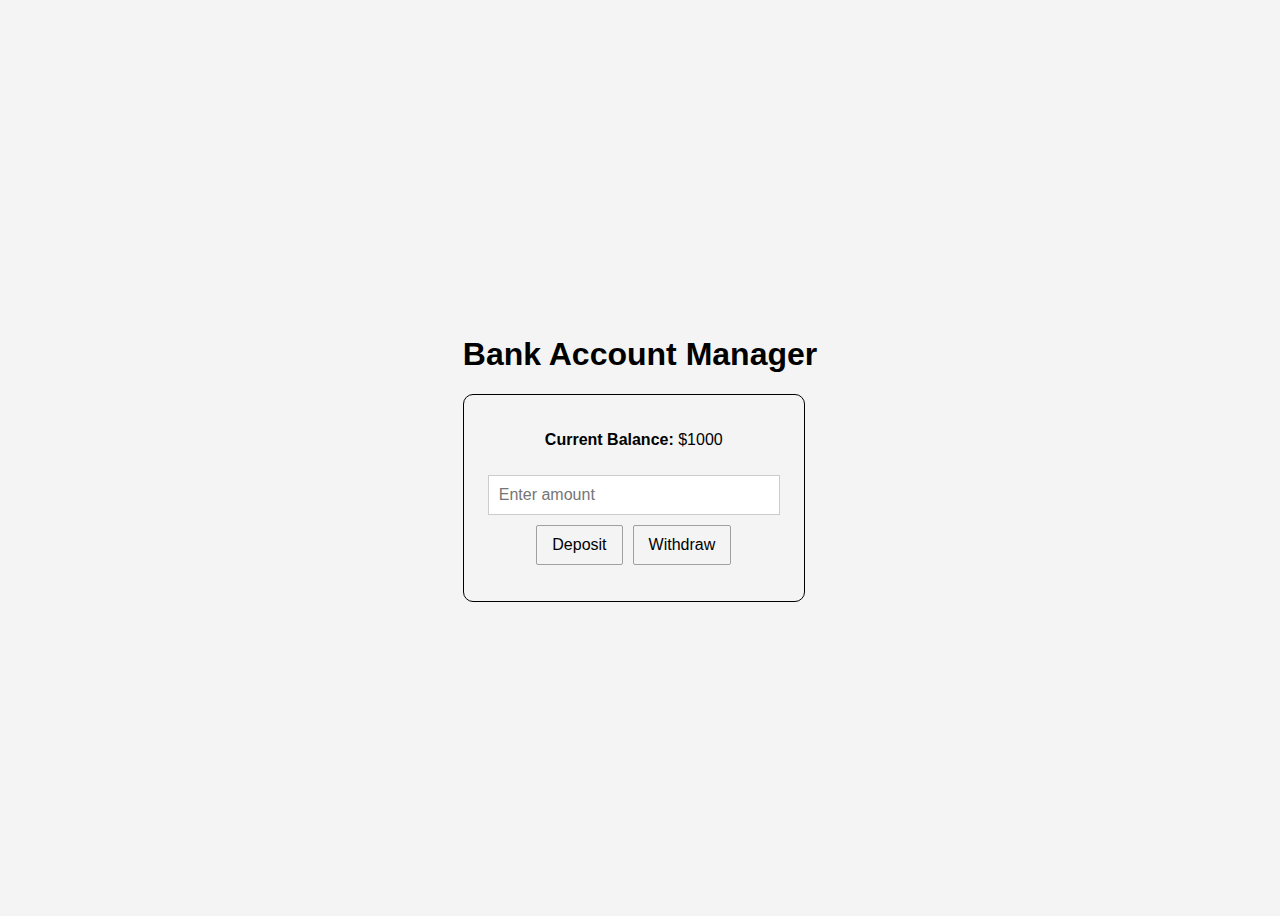
<file: bank account/index.html>
<!DOCTYPE html>
<html lang="en">
<head>
    <meta charset="UTF-8">
    <meta name="viewport" content="width=device-width, initial-scale=1.0">
    <title>Bank Account Manager</title>
    <link rel="stylesheet" href="style.css">
</head>
<body>
    <main class="container">
        <h1>Bank Account Manager</h1>
        <section class="account-box">
            <p><strong>Current Balance:</strong> $<span id="balance">1000</span></p>
            <input type="number" id="amount" placeholder="Enter amount">
            <section class="buttons">
                <button onclick="deposit()">Deposit</button>
                <button onclick="withdraw()">Withdraw</button>
            </section>
            <p id="message"></p>
        </section>
    </main>
    <script src="script.js"></script>
</body>
</html>
</file>
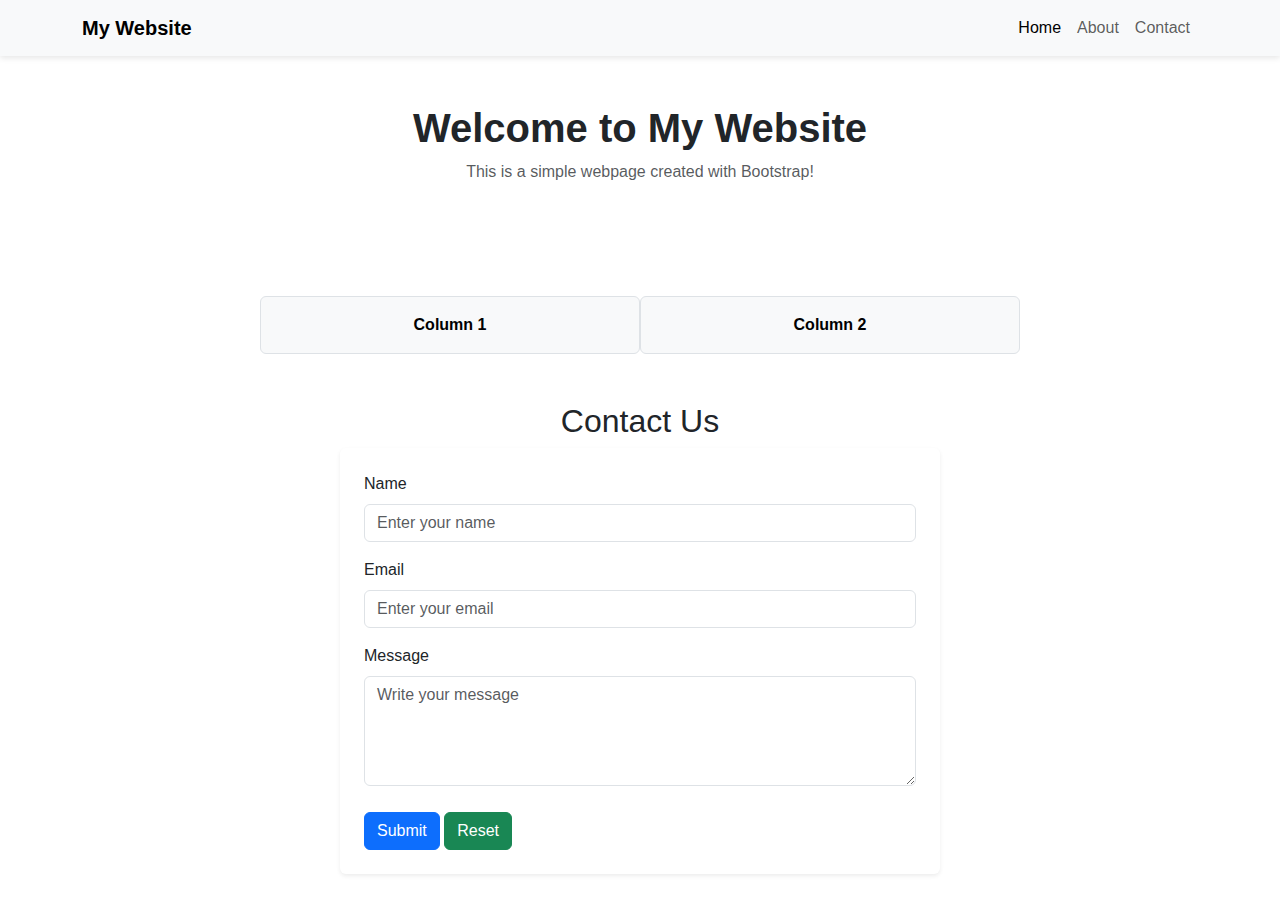
<file: bootstrap 2/index.html>
<!DOCTYPE html>
<html lang="en">
<head>
    <meta charset="UTF-8">
    <meta name="viewport" content="width=device-width, initial-scale=1">
    <title>My Website</title>
    
    <!-- Bootstrap CSS -->
    <link href="https://cdn.jsdelivr.net/npm/bootstrap@5.3.0/dist/css/bootstrap.min.css" rel="stylesheet">
    
    <!-- Custom CSS -->
    <link rel="stylesheet" href="style.css">
</head>
<body>

    <!-- Navigation Bar -->
    <nav class="navbar navbar-expand-lg navbar-light bg-light">
        <div class="container">
            <a class="navbar-brand fw-bold" href="#">My Website</a>
            <button class="navbar-toggler" type="button" data-bs-toggle="collapse" data-bs-target="#navbarNav">
                <span class="navbar-toggler-icon"></span>
            </button>
            <div class="collapse navbar-collapse" id="navbarNav">
                <ul class="navbar-nav ms-auto">
                    <li class="nav-item"><a class="nav-link active" href="#">Home</a></li>
                    <li class="nav-item"><a class="nav-link" href="#">About</a></li>
                    <li class="nav-item"><a class="nav-link" href="#contact">Contact</a></li>
                </ul>
            </div>
        </div>
    </nav>

    <!-- Hero Section -->
    <header class="text-center py-5 bg-white">
        <h1 class="fw-bold">Welcome to My Website</h1>
        <p class="text-muted">This is a simple webpage created with Bootstrap!</p>
    </header>

    <!-- Grid Section -->
    <div class="container my-5">
        <div class="row g-4 justify-content-center"> <!-- g-4 for spacing -->
            <div class="col-md-4 p-3 bg-light text-center border rounded">Column 1</div>
            <div class="col-md-4 p-3 bg-light text-center border rounded">Column 2</div>
        </div>
    </div>

    <!-- Contact Form -->
    <div class="container my-5" id="contact">
        <h2 class="text-center">Contact Us</h2>
        <form class="p-4 shadow-sm bg-white rounded">
            <div class="mb-3">
                <label for="name" class="form-label">Name</label>
                <input type="text" class="form-control" id="name" placeholder="Enter your name">
            </div>
            <div class="mb-3">
                <label for="email" class="form-label">Email</label>
                <input type="email" class="form-control" id="email" placeholder="Enter your email">
            </div>
            <div class="mb-3">
                <label for="message" class="form-label">Message</label>
                <textarea class="form-control" id="message" rows="4" placeholder="Write your message"></textarea>
            </div>
            <button type="submit" class="btn btn-primary">Submit</button>
            <button type="reset" class="btn btn-success">Reset</button>
        </form>
    </div>

    <!-- Bootstrap JS -->
    <script src="https://cdn.jsdelivr.net/npm/bootstrap@5.3.0/dist/js/bootstrap.bundle.min.js"></script>

</body>
</html>
</file>
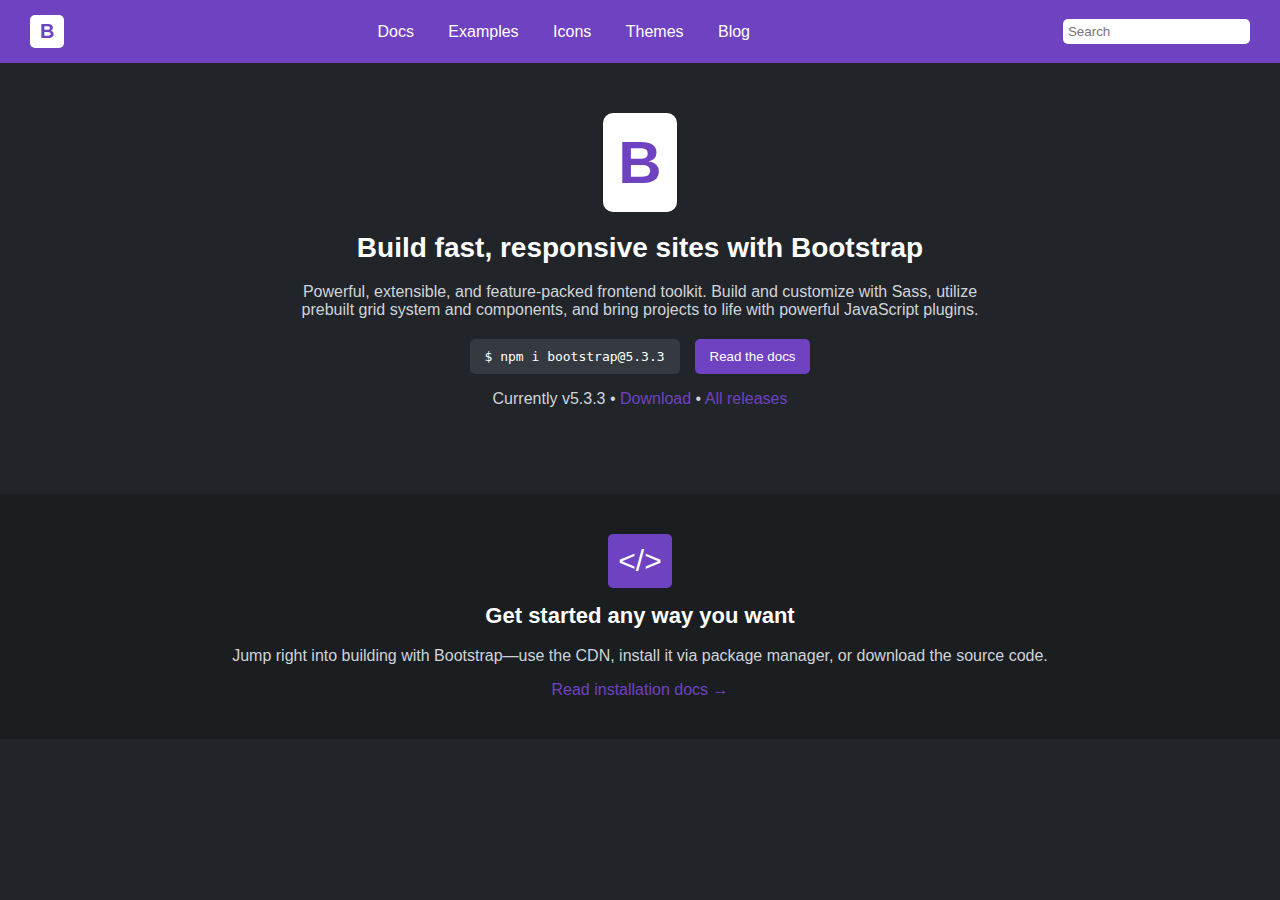
<file: bootstrap/index.html>
<!DOCTYPE html>
<html lang="en">
<head>
    <meta charset="UTF-8">
    <meta name="viewport" content="width=device-width, initial-scale=1.0">
    <title>Bootstrap Layout</title>
    <link rel="stylesheet" href="style.css">
</head>
<body>
    <header class="navbar">
        <span class="logo">B</span>
        <nav>
            <a href="#">Docs</a>
            <a href="#">Examples</a>
            <a href="#">Icons</a>
            <a href="#">Themes</a>
            <a href="#">Blog</a>
        </nav>
        <input type="text" class="search" placeholder="Search">
    </header>

    <main>
        <section class="hero">
            <article class="hero-content">
                <span class="logo-large">B</span>
                <h1>Build fast, responsive sites with Bootstrap</h1>
                <p>Powerful, extensible, and feature-packed frontend toolkit. Build and customize with Sass, utilize prebuilt grid system and components, and bring projects to life with powerful JavaScript plugins.</p>
                <div class="buttons">
                    <code class="command">$ npm i bootstrap@5.3.3</code>
                    <button class="btn">Read the docs</button>
                </div>
                <p class="version">Currently v5.3.3 • <a href="#">Download</a> • <a href="#">All releases</a></p>
            </article>
        </section>

        <section class="start">
            <span class="icon">&lt;/&gt;</span>
            <h2>Get started any way you want</h2>
            <p>Jump right into building with Bootstrap—use the CDN, install it via package manager, or download the source code.</p>
            <a href="#" class="link">Read installation docs →</a>
        </section>
    </main>
</body>
</html>
</file>
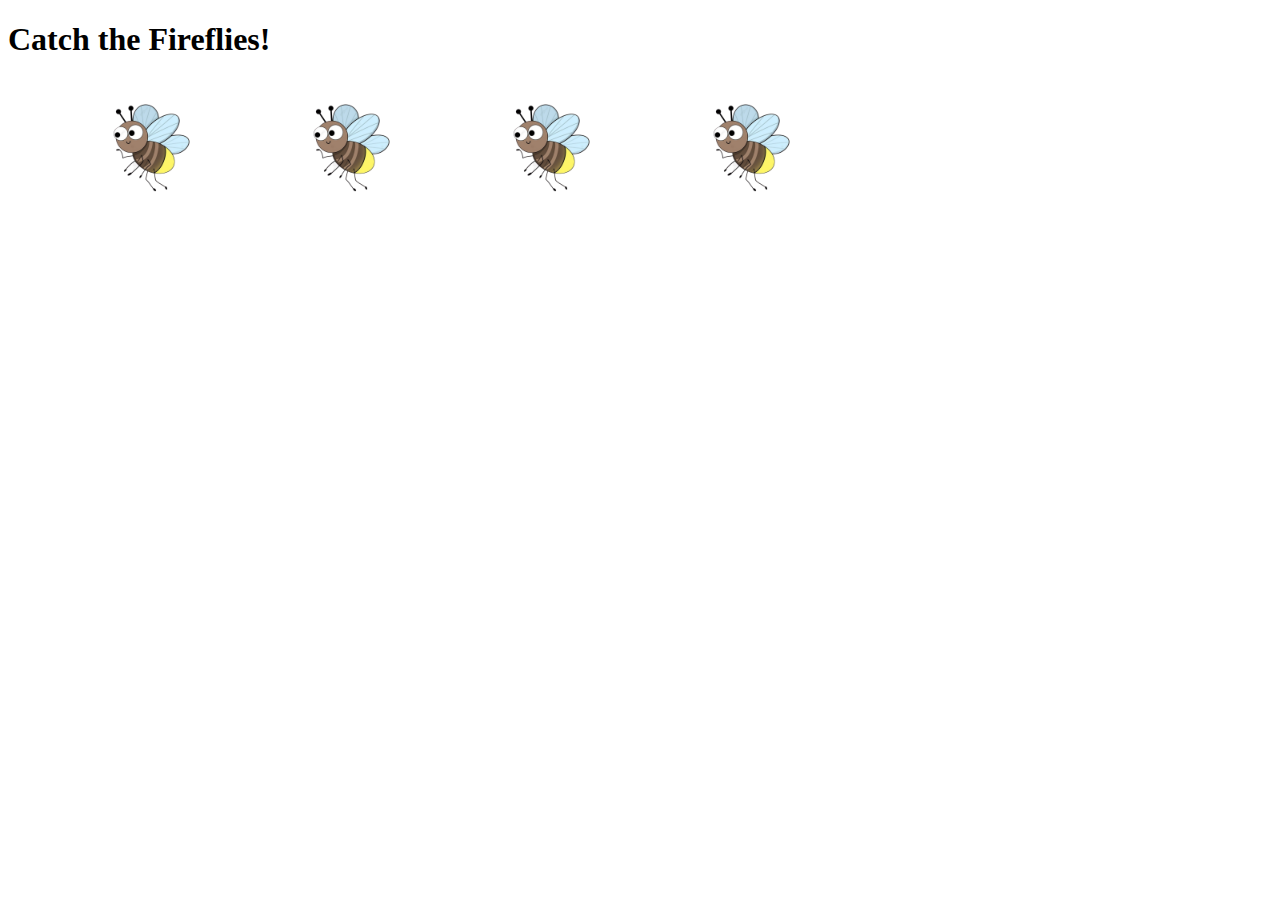
<file: catching the fireflies/index.html>
<!DOCTYPE html>
<html lang="en">
<head>
    <meta charset="UTF-8">
    <meta name="viewport" content="width=device-width, initial-scale=1.0">
    <title>Catch the Fireflies</title>
    <style>
        .fireflies-container {
            display: flex;
            flex-direction: row;
            position: absolute;
            left: 50px;
            top: 50px;
        }
        .firefly {
            width: 100px;
            height: 100px;
            margin: 50px;
            cursor: pointer;
            transition: transform 0.3s, visibility 0.3s;
            animation: tilt 1s infinite alternate ease-in-out;
        }

        @keyframes tilt {
            from {
                transform: rotate(-10deg) scale(1);
            }
            to {
                transform: rotate(10deg) scale(1);
            }
        }
    </style>
</head>
<body>
    <h1>Catch the Fireflies!</h1>
    <div class="fireflies-container">
        <img src="firefly.png" class="firefly">
        <img src="firefly.png" class="firefly">
        <img src="firefly.png" class="firefly">
        <img src="firefly.png" class="firefly">
    </div>

    <script>
        let fireflies = document.querySelectorAll(".firefly");

        fireflies.forEach(firefly => {
            firefly.addEventListener("click", function() {
                this.style.animation = "none";
                this.style.transform = "scale(0.5) rotate(0deg)";
                setTimeout(() => {
                    this.style.visibility = "hidden";
                    setTimeout(() => {
                        this.style.visibility = "visible";
                        this.style.transform = "scale(1) rotate(-10deg)";
                        this.style.animation = "tilt 1s infinite alternate ease-in-out";
                    }, 1000);
                }, 300);
            });
        });
    </script>
</body>
</html>
</file>
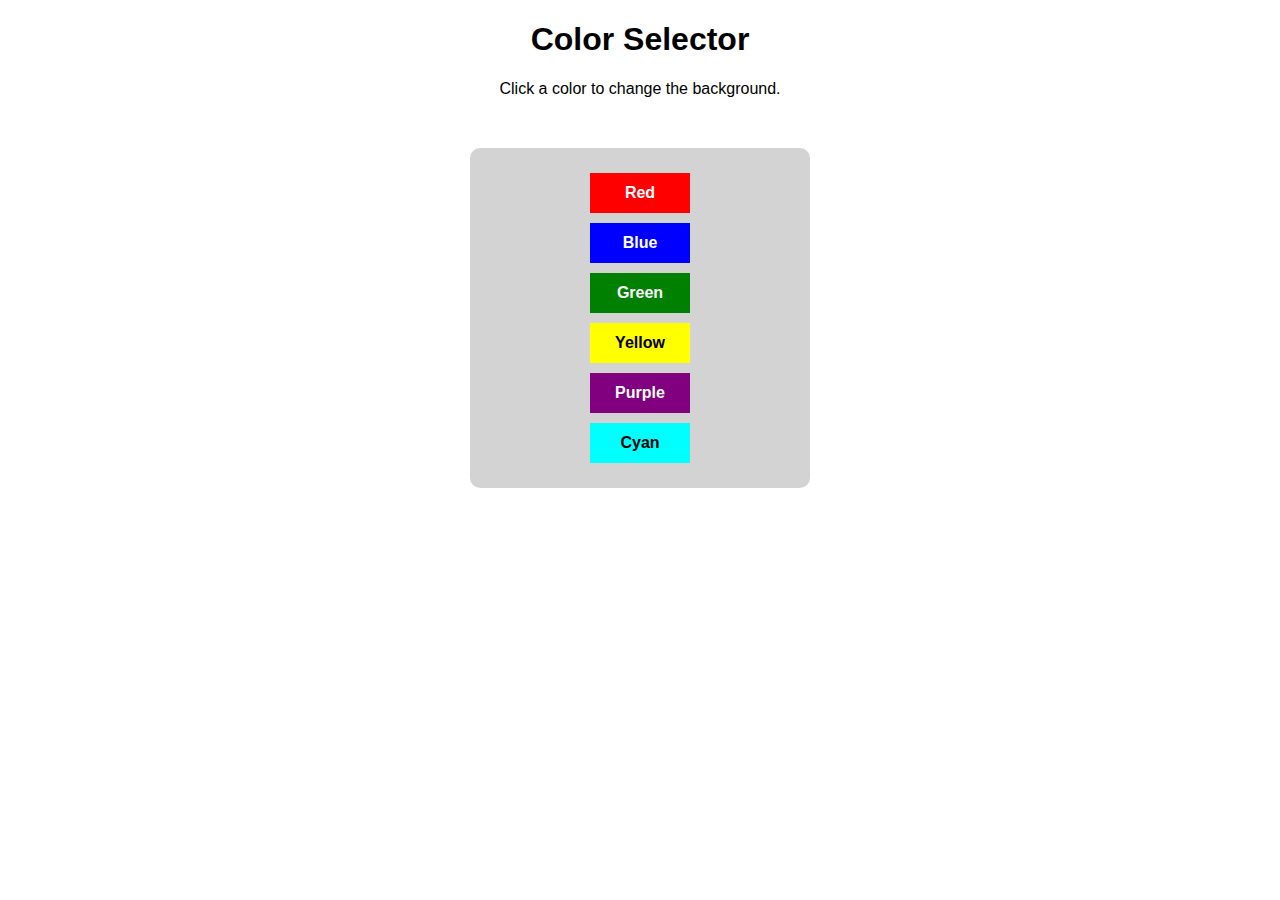
<file: color selector/index.html>
<!DOCTYPE html>
<html lang="en">
<head>
    <meta charset="UTF-8">
    <meta name="viewport" content="width=device-width, initial-scale=1.0">
    <title>Color Selector</title>
    <style>
        body {
            font-family: Arial, sans-serif;
            text-align: center;
        }
        #container {
            width: 300px;
            height: 300px;
            background-color: lightgray;
            margin: 50px auto;
            padding: 20px;
            display: flex;
            justify-content: center;
            align-items: center;
            flex-direction: column;
            border-radius: 10px;
            cursor: pointer;
        }
        button {
            width: 100px;
            height: 40px;
            margin: 5px;
            border: none;
            cursor: pointer;
            color: white;
            font-size: 16px;
            font-weight: bold;
        }
        .red { background-color: red; }
        .blue { background-color: blue; }
        .green { background-color: green; }
        .yellow { background-color: yellow; color: black; }
        .purple { background-color: purple; }
        .cyan { background-color: cyan; color: black; }
    </style>
</head>
<body>

    <h1>Color Selector</h1>
    <p>Click a color to change the background.</p>
    <div id="container">
        <button class="color-box red">Red</button>
        <button class="color-box blue">Blue</button>
        <button class="color-box green">Green</button>
        <button class="color-box yellow">Yellow</button>
        <button class="color-box purple">Purple</button>
        <button class="color-box cyan">Cyan</button>
    </div>

    <script>
        document.getElementById("container").addEventListener("click", function() {
            alert("You clicked the container!");
            this.style.backgroundColor = "lightgray"; 
        });

        document.querySelectorAll(".color-box").forEach(button => {
            button.addEventListener("click", function(event) {
                event.stopPropagation(); // Prevents the container's event from firing
                document.getElementById("container").style.backgroundColor = this.style.backgroundColor;
                alert("You clicked the " + this.textContent + " button!");
            });
        });
    </script>

</body>
</html>
</file>
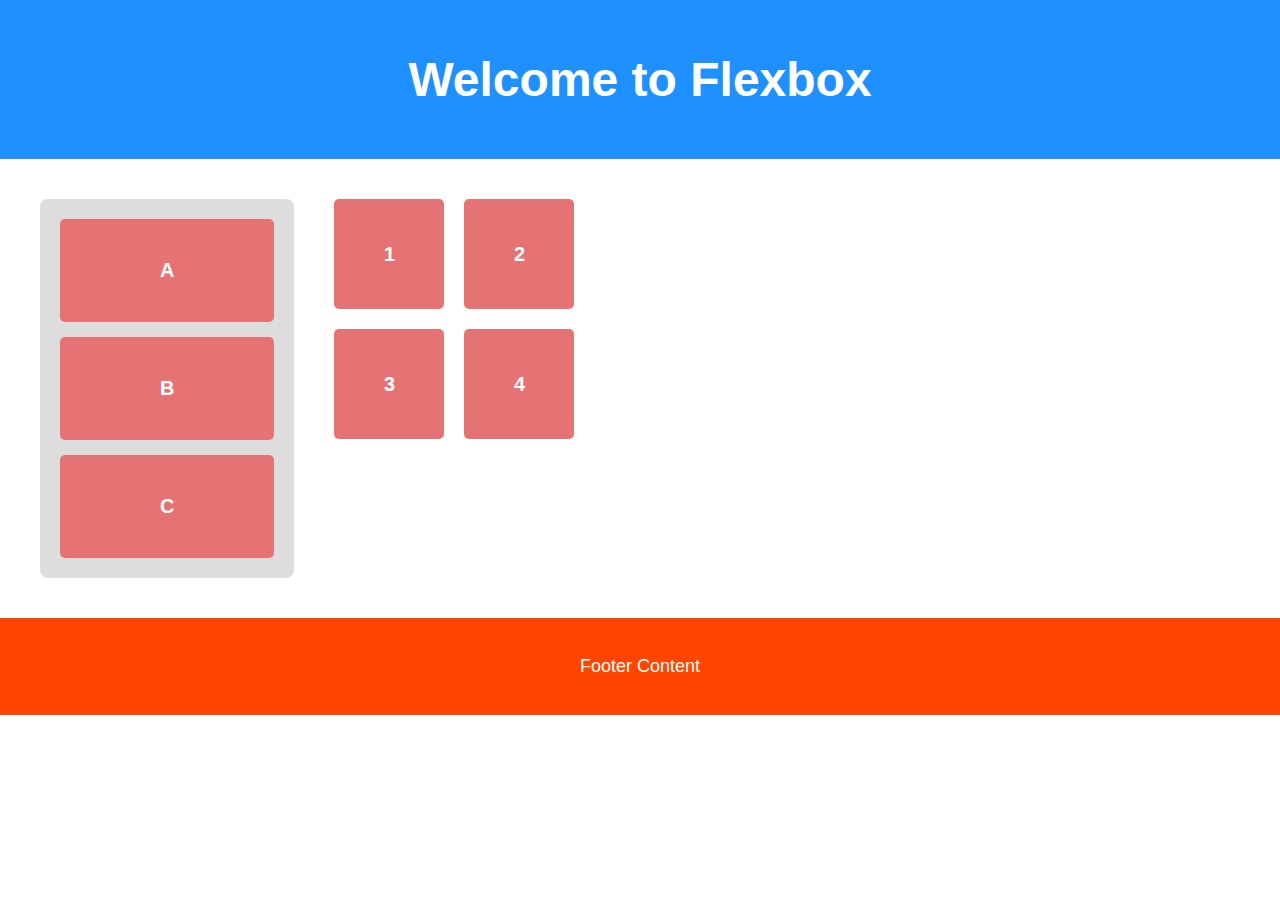
<file: flexbox ii/index.html>
<!DOCTYPE html>
<html lang="en">
<head>
    <meta charset="UTF-8">
    <meta name="viewport" content="width=device-width, initial-scale=1.0">
    <title>Flexbox Layout</title>
    <link rel="stylesheet" href="style.css">
</head>
<body>

    <header>
        <h1>Welcome to Flexbox</h1>
    </header>

    <div class="container">
        <!-- Left Panel (A, B, C) -->
        <div class="left-panel">
            <div class="box">A</div>
            <div class="box">B</div>
            <div class="box">C</div>
        </div>

        <!-- Right Panel (Grid for 1,2,3,4) -->
        <ul class="square-grid">
            <li>1</li>
            <li>2</li>
            <li>3</li>
            <li>4</li>
        </ul>
    </div>

    <footer>
        <p>Footer Content</p>
    </footer>

</body>
</html>
</file>
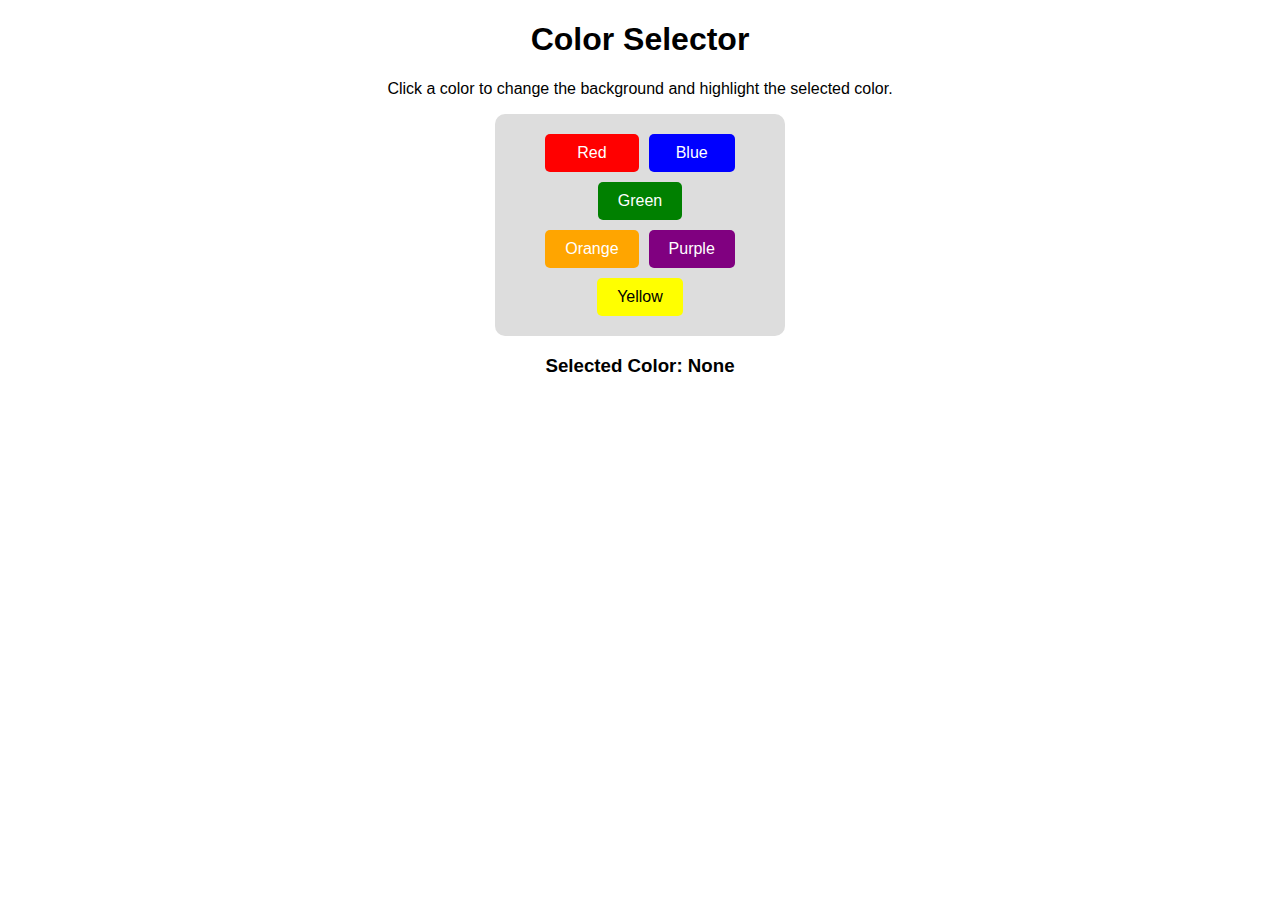
<file: improved color selector/index.html>
<!DOCTYPE html>
<html lang="en">
<head>
    <meta charset="UTF-8">
    <meta name="viewport" content="width=device-width, initial-scale=1.0">
    <title>Improved Color Selector</title>
    <link rel="stylesheet" href="style.css">
</head>
<body>
    <h1>Color Selector</h1>
    <p>Click a color to change the background and highlight the selected color.</p>

    <section class="color-container">
        <button class="color-button" style="background: red;" data-color="red">Red</button>
        <button class="color-button" style="background: blue;" data-color="blue">Blue</button>
        <button class="color-button" style="background: green;" data-color="green">Green</button>
        <button class="color-button" style="background: orange;" data-color="orange">Orange</button>
        <button class="color-button" style="background: purple;" data-color="purple">Purple</button>
        <button class="color-button" style="background: yellow; color: black;" data-color="yellow">Yellow</button>
    </section>

    <h3>Selected Color: <span id="selected-color">None</span></h3>

    <script src="script.js"></script>
</body>
</html>
</file>
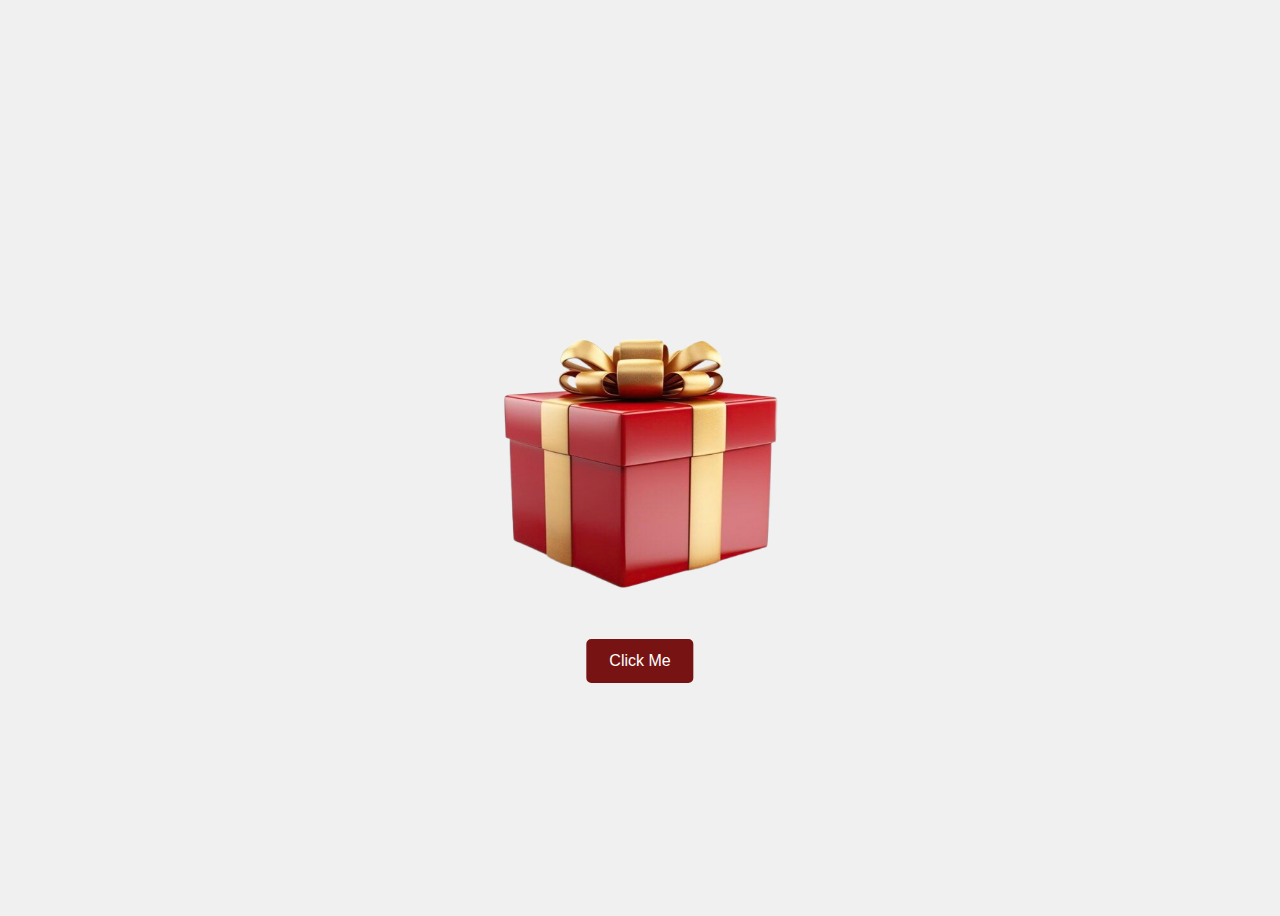
<file: jack-in-the-box/index.html>
<!DOCTYPE html>
<html lang="en">
<head>
    <meta charset="UTF-8">
    <meta name="viewport" content="width=device-width, initial-scale=1.0">
    <title>Jack-in-the-Box</title>
    <link rel="stylesheet" href="style.css">
</head>
<body>
    <section class="box-container">
        <img src="box.png" class="box">
        <button class="button">Click Me</button>
    </section>
    <script src="script.js"></script>
</body>
</html>
</file>
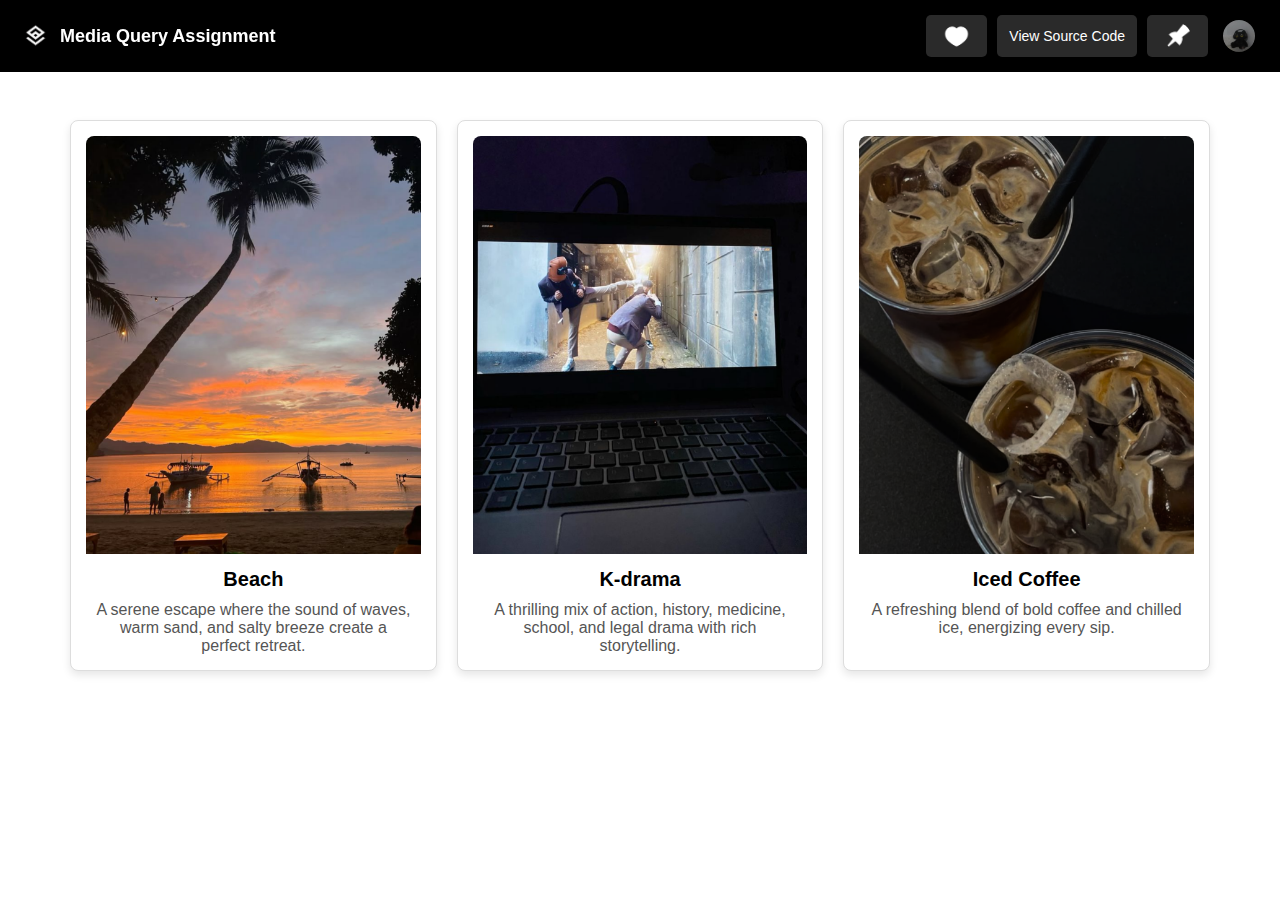
<file: media query/index.html>
<!DOCTYPE html>
<html lang="en">
<head>
    <meta charset="UTF-8">
    <meta name="viewport" content="width=device-width, initial-scale=1.0">
    <title>Media Query Assignment</title>
    <link rel="stylesheet" href="style.css">
</head>
<body>
    <header>
        <div class="header-logo">
            <img src="logo.png" alt="Logo">
            <h1>Media Query Assignment</h1>
        </div>
        <div class="header-nav">
            <button>
                <img src="heart.png" alt="Heart">
            </button>
            <button>View Source Code</button>
            <button>
                <img src="pin.png" alt="Pin">
            </button>
            <img src="profile.jpg" alt="Profile">
        </div>
    </header>
    <main>
        <section class="favorites">
            <article class="card">
                <img src="beach.png" alt="Beach">
                <h3>Beach</h3>
                <p>A serene escape where the sound of waves, warm sand, and salty breeze create a perfect retreat.</p>
            </article>
            <article class="card">
                <img src="kdrama.png" alt="Kdrama">
                <h3>K-drama</h3>
                <p>A thrilling mix of action, history, medicine, school, and legal drama with rich storytelling.</p>
            </article>
            <article class="card">
                <img src="coffee.png" alt="Coffee">
                <h3>Iced Coffee</h3>
                <p>A refreshing blend of bold coffee and chilled ice, energizing every sip.</p>
            </article>
        </section>
    </main>
</body>
</html>
</file>
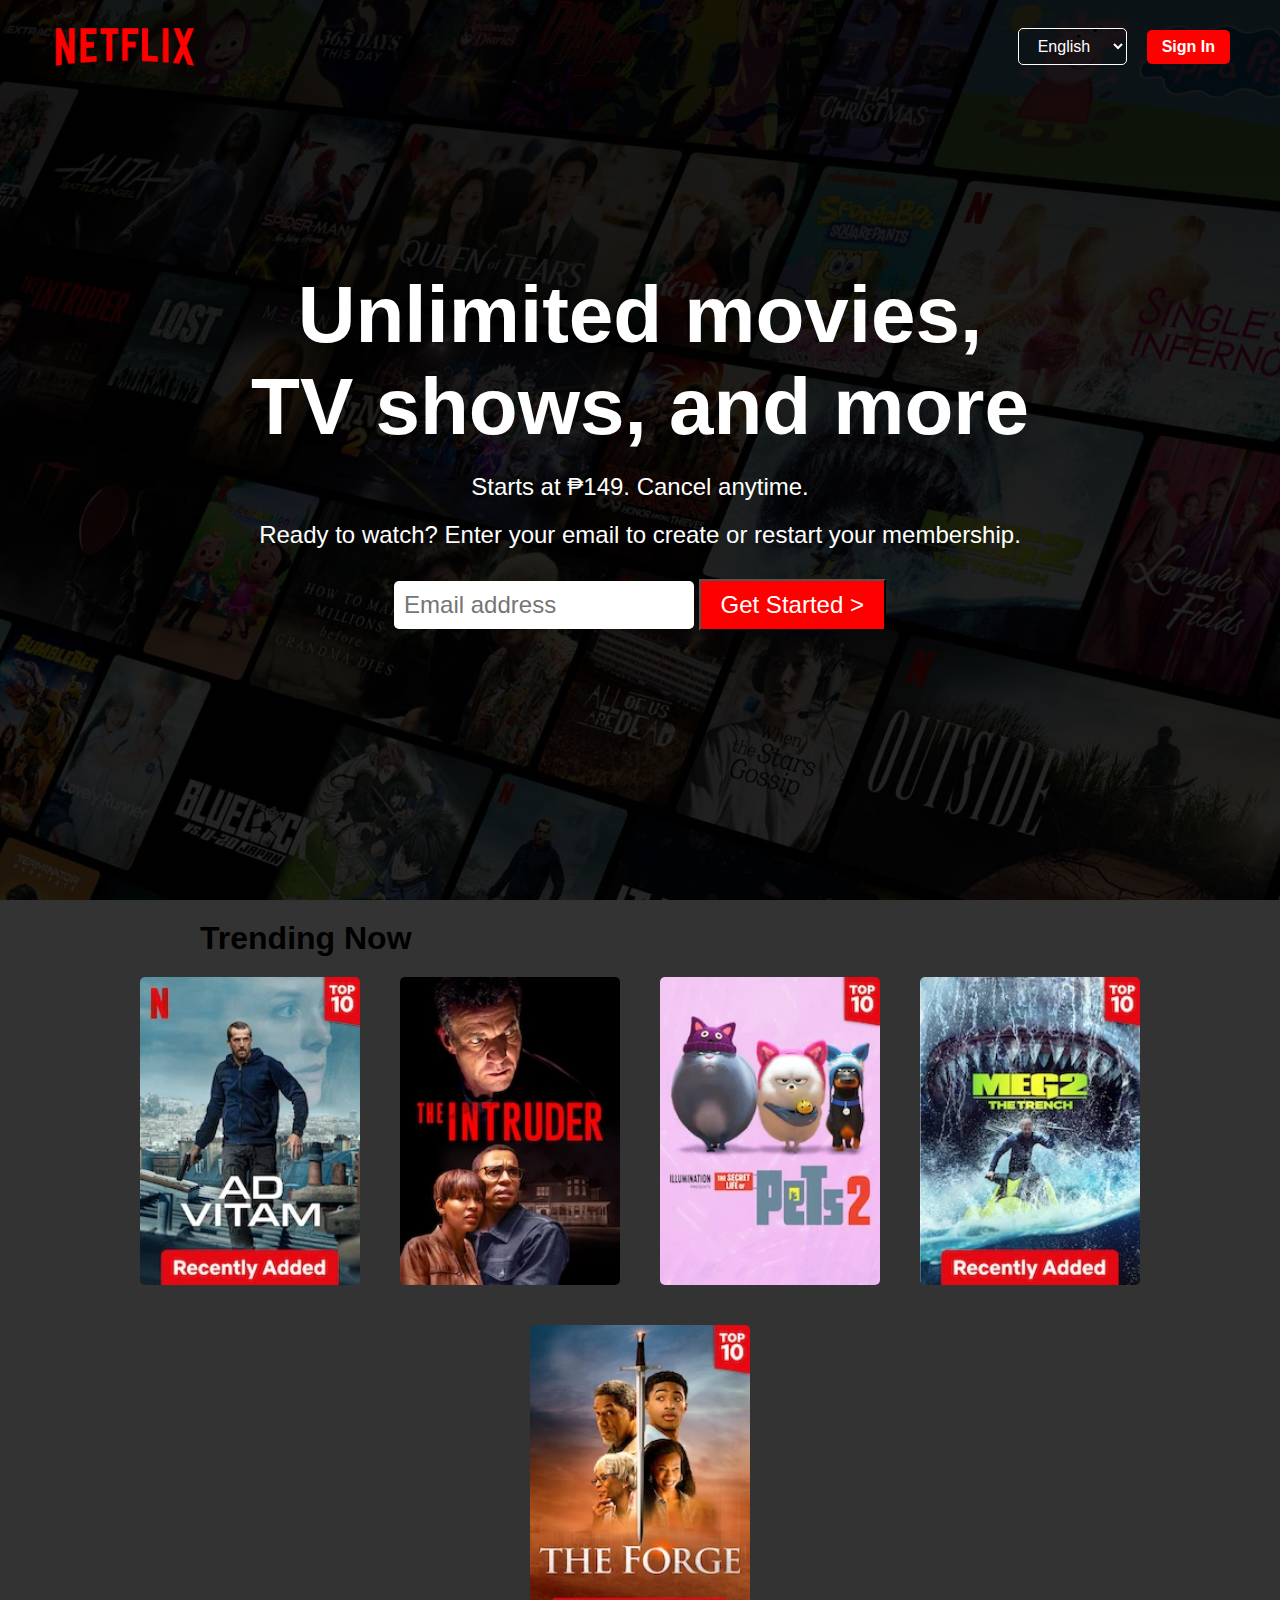
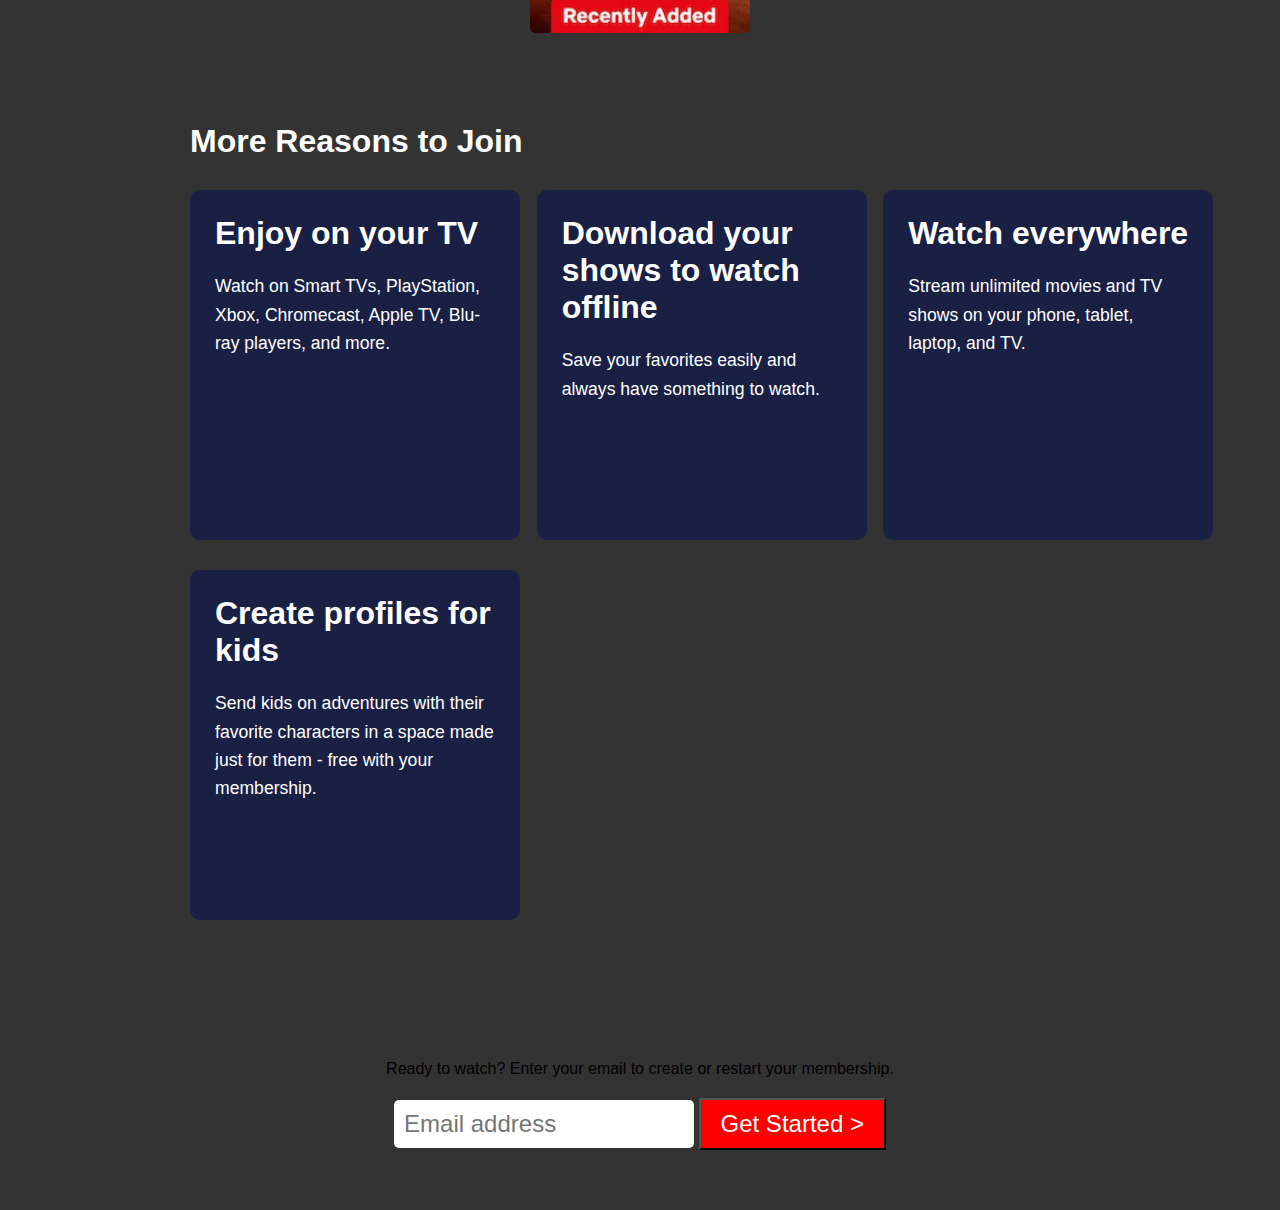
<file: netflix 2/index.html>
<!DOCTYPE html>
<html lang="en">
<head>
    <meta charset="UTF-8">
    <meta name="viewport" content="width=device-width, initial-scale=1.0">
    <title>Netflix Clone</title>
    <link rel="stylesheet" href="style.css">
</head>

<body>
    <div class="wrapper">
        <header class="navbar">
            <img src="netflix2.png" alt="Netflix Logo" class="logo">
            <nav class="nav-menu">
                <select name="language" id="language-selector">
                    <option value="english">English</option>
                    <option value="tagalog">Tagalog</option>
                </select>
                <button class="btn btn-signin">Sign In</button>
            </nav>
        </header>
        <section class="hero">
            <h1>Unlimited movies, TV shows, and more</h1>
            <p>Starts at ₱149. Cancel anytime.</p>
            <p>Ready to watch? Enter your email to create or restart your membership.</p>
            <form class="email-form">
                <input type="email" placeholder="Email address" required>
                <button type="submit" class="btn btn-primary">Get Started &gt;</button>
            </form>
        </section>
    </div>
    <section class="trending">
        <h2>Trending Now</h2>
            <div class="movie-list">
                <img src="Ad Vitam.webp" alt="Ad Vitam">
                <img src="The Intruder.webp" alt="The Intruder">
                <img src="Pets 2.webp" alt="The Secret Life of Pets 2">
                <img src="Meg 2.webp" alt="Meg 2">
                <img src="The Forge.webp" alt="The Forge">
            </div>
    </section>
    <section class="reasons">
        <h2>More Reasons to Join</h2>
        <div class="benefits">
            <article class="benefit">
                <h3>Enjoy on your TV</h3>
                <p>Watch on Smart TVs, PlayStation, Xbox, Chromecast, Apple TV, Blu-ray players, and more.</p>
            </article>
            <article class="benefit">
                <h3>Download your shows to watch offline</h3>
                <p>Save your favorites easily and always have something to watch.</p>
            </article>
            <article class="benefit">
                <h3>Watch everywhere</h3>
                <p>Stream unlimited movies and TV shows on your phone, tablet, laptop, and TV.</p>
            </article>
            <article class="benefit">
                <h3>Create profiles for kids</h3>
                <p>Send kids on adventures with their favorite characters in a space made just for them - free with your membership.</p>
            </article>
        </div>
    </section>
    <footer class="footer">
        <p>Ready to watch? Enter your email to create or restart your membership.</p>
        <form class="email-form">
            <input type="email" placeholder="Email address" required>
            <button type="submit" class="btn btn-primary">Get Started &gt;</button>
        </form>
    </footer>
</body>
</html>
</file>
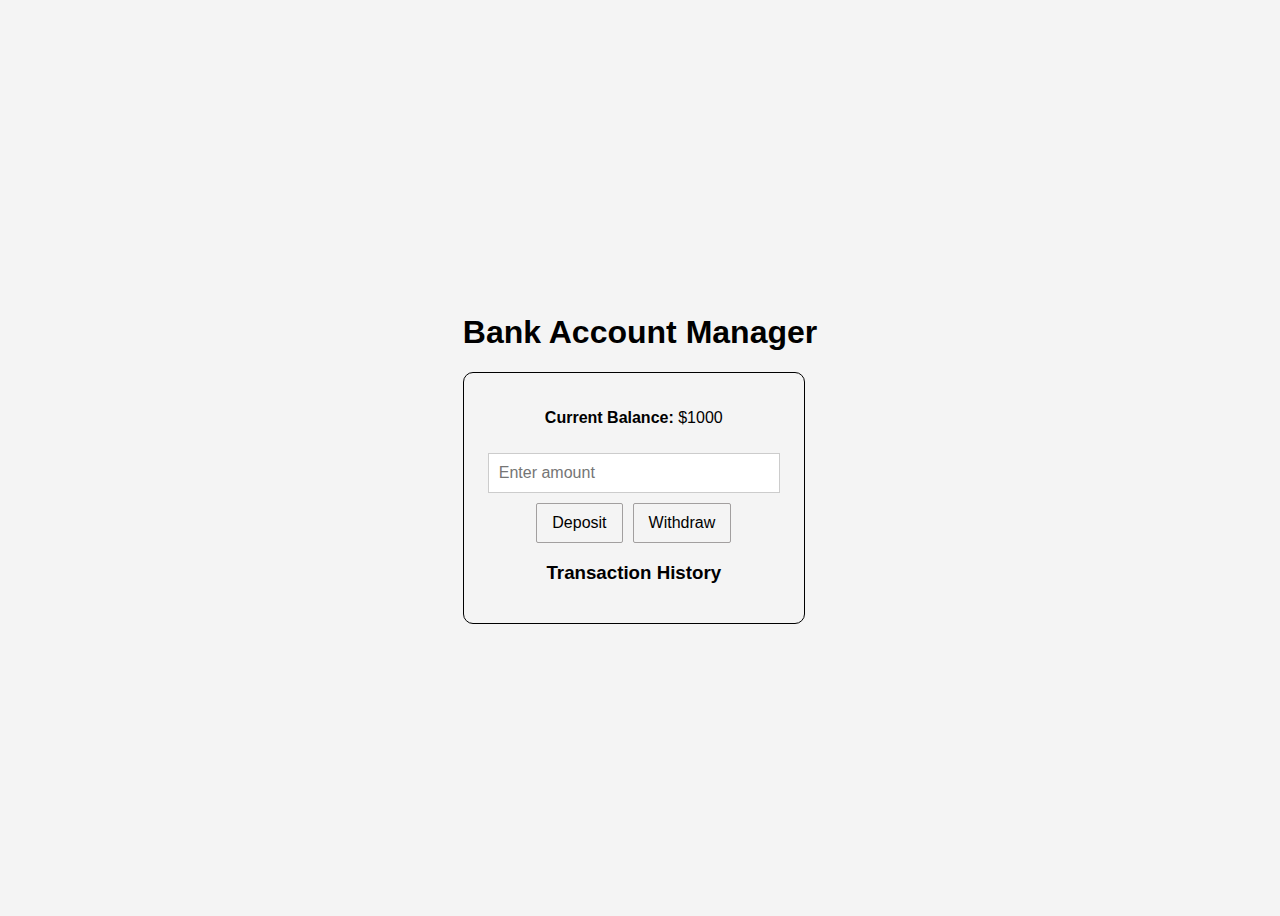
<file: revisit bank account/index.html>
<!DOCTYPE html>
<html lang="en">
<head>
    <meta charset="UTF-8">
    <meta name="viewport" content="width=device-width, initial-scale=1.0">
    <title>Bank Account Manager 2</title>
    <link rel="stylesheet" href="style.css">
</head>
<body>
    <main class="container">
        <h1>Bank Account Manager</h1>
        <section class="account-box">
            <p><strong>Current Balance:</strong> $<span id="balance">1000</span></p>
            <input type="number" id="amount" placeholder="Enter amount">
            <section class="buttons">
                <button onclick="deposit()">Deposit</button>
                <button onclick="withdraw()">Withdraw</button>
            </section>
            <p id="message"></p>

            <h3>Transaction History</h3>
            <ul id="transaction-history"></ul>
        </section>
    </main>
    <script src="script.js"></script>
</body>
</html>
</file>
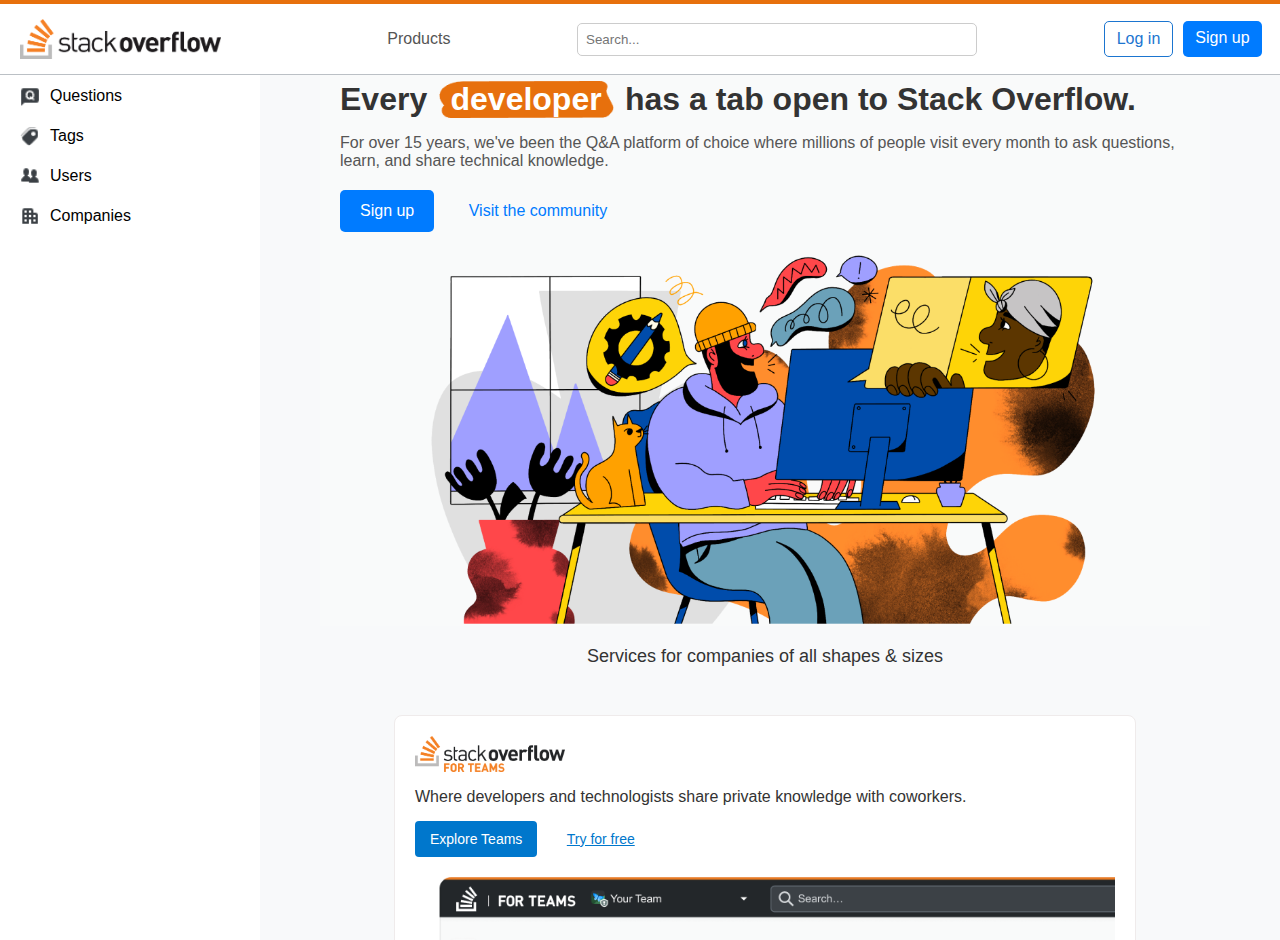
<file: stack overflow 2/index.html>
<!DOCTYPE html>
<html lang="en">
<head>
    <meta charset="UTF-8">
    <meta name="viewport" content="width=device-width, initial-scale=1.0">
    <title>StackOverflow</title>
    <link rel="stylesheet" href="style.css">
</head>
<body>
    <header id="main-header">
        <img class="logo" src="logo-stackoverflow.png" alt="StackOverflow Logo">
        <nav>
            <ul>
                <li><a href="#" target="_blank">Products</a></li>
            </ul>
        </nav>
        <form>
            <input class="search-bar" type="search" placeholder="Search...">
        </form>
        <div class="navbar">
            <a class="log-in" href="#" target="_blank">Log in</a>
            <a class="sign-up" href="#" target="_blank">Sign up</a>
        </div>
    </header>

    <main>
        <aside>
            <ul>
                <li><img src="home.png" alt="Home Icon"><a href="#" target="_blank">Home</a></li>
                <li><img src="questions.png" alt="Questions Icon"><a href="#" target="_blank">Questions</a></li>
                <li><img src="tags.png" alt="Tags Icon"><a href="#" target="_blank">Tags</a></li>
                <li><img src="users.png" alt="Users Icon"><a href="#" target="_blank">Users</a></li>
                <li><img src="companies.png" alt="Companies Icon"><a href="#" target="_blank">Companies</a></li>
            </ul>
        </aside>

        <section class="main-content">
            <section class="top-content">
                <h1>Every <span class="highlight">developer</span> has a tab open to Stack Overflow.</h1>
                <p>For over 15 years, we've been the Q&A platform of choice where millions of people visit every month to ask questions, learn, and share technical knowledge.</p>
                <a class="sign-up" href="#" target="_blank">Sign up</a>
                <a class="visit" href="#" target="_blank">Visit the community</a>
                <img class="hero-img" src="illo-home-hero.png" alt="Home Hero">
            </section>

            <section class="middle-content">
                <p class="text">Services for companies of all shapes & sizes</p>
                <div class="for-teams">
                    <img class="teams-logo" src="teams-logo.png" alt="Teams Logo">
                    <p>Where developers and technologists share private knowledge with coworkers.</p>
                    <a class="btn-click" href="#" target="_blank">Explore Teams</a>
                    <a class="btn-text" href="#" target="_blank">Try for free</a>
                    <img class="teams-img" src="home-teams.png" alt="Home Teams">
                </div>
                <div class="overflow-ai">
                    <img class="ai-logo" src="overflowai.png" alt="AI Logo">
                    <p><span class="now-available">Now available!</span> A suite of GenAI tools for Stack Overflow for Teams that helps connect employees to knowledge faster. </p>
                    <a href="#" target="blank">Supercharge your Team ></a>
                    <img class="ai-img" src="home-overflowai.png" alt="Home AI">
                </div>
                <div class="container">
                    <div class="adv-right">
                        <img class="adv-logo" src="soa-logo.png" alt="Advertising Logo">
                        <p>Reach the world's largest audience of developers and technologist.</p>
                        <a class="btn-click" href="#" target="blank">Advertising solutions</a>
                        <a class="btn-text" href="#" target="blank">Build your employer brand</a>
                    </div>
                    <div class="api-left">
                        <svg aria-hidden="true" class="api-logo" width="398" height="72" viewBox="0 0 398 72" data-v-810f63ea=""><path fill="currentColor" d="M84.22 32.4c-3.97 0-6.65 1.53-8.32 3.29-2.43 2.5-3.06 5.54-3.06 10.37 0 4.88.63 7.92 3.06 10.43 1.63 1.75 4.35 3.29 8.32 3.29s6.7-1.54 8.38-3.3c2.42-2.5 3.05-5.54 3.05-10.42 0-4.83-.63-7.87-3.05-10.37-1.68-1.76-4.4-3.3-8.38-3.3m3.14 20.17c-.8.79-1.8 1.16-3.14 1.16a4.2 4.2 0 0 1-3.1-1.16c-1.37-1.38-1.54-3.75-1.54-6.55s.17-5.08 1.55-6.46a4 4 0 0 1 3.1-1.17c1.33 0 2.38.42 3.13 1.17 1.39 1.38 1.55 3.71 1.55 6.46 0 2.8-.16 5.17-1.55 6.55m26.12-19.89-5.44 16.55-5.48-16.55h-7.03l9.92 26.8h5.27l9.88-26.8zm18.5-.29c-6.99 0-11.72 4.92-11.72 13.67 0 10.84 6.12 13.72 12.44 13.72 4.85 0 7.49-1.5 10.2-4.21l-4.05-3.96c-1.72 1.7-3.14 2.5-6.11 2.5-3.77 0-5.9-2.5-5.9-5.96h16.82v-3c.05-7.34-4.18-12.76-11.67-12.76m-5.1 11.17c.04-1.16.2-1.91.63-2.87a4.7 4.7 0 0 1 4.48-2.8 4.6 4.6 0 0 1 4.47 2.8c.42.96.59 1.7.63 2.87zm26.75-8.3v-2.58h-6.58v26.8h6.7v-16.1c0-3.38 2.26-4.92 4.35-4.92 1.64 0 2.52.54 3.56 1.58l5.07-5.09c-1.84-1.83-3.73-2.5-6.37-2.5a9 9 0 0 0-6.74 2.84m15.19-5.37v29.56h6.7V38.3h4.98v-5.08h-4.94V30.3c0-1.54.8-2.42 2.38-2.42h2.6v-5.67h-3.8c-5.53 0-7.92 3.88-7.92 7.67m39.3 2.5c-3.97 0-6.65 1.54-8.33 3.3-2.42 2.5-3.05 5.54-3.05 10.37 0 4.88.63 7.92 3.05 10.43 1.64 1.75 4.36 3.29 8.33 3.29 3.98 0 6.7-1.54 8.38-3.3 2.42-2.5 3.05-5.54 3.05-10.42 0-4.83-.63-7.87-3.06-10.37-1.63-1.76-4.39-3.3-8.37-3.3m3.19 20.18c-.8.79-1.8 1.16-3.14 1.16a4.2 4.2 0 0 1-3.1-1.16c-1.38-1.38-1.55-3.75-1.55-6.55s.17-5.08 1.55-6.46c.8-.79 1.76-1.17 3.1-1.17s2.38.42 3.14 1.17c1.38 1.38 1.54 3.71 1.54 6.46 0 2.8-.16 5.17-1.54 6.55m39.97-19.89-4.35 16.55-5.53-16.55h-4.9l-5.48 16.55-4.35-16.55h-7.12l8.25 26.8h5.52l5.61-16.8 5.61 16.8h5.53l8.28-26.8zM190.42 51.4V22.22h-6.7v29.6c0 3.8 2.34 7.67 7.87 7.67h3.8v-5.67h-2.59c-1.71 0-2.38-.84-2.38-2.42"></path><path fill="#F48024" d="M356.28 59.47h-7.38l-2.14-6.42h-12.88l-2.2 6.42h-7.37l13.18-36.25h5.55zm-11.4-12.38-4.43-13.18-4.59 13.18zm40.86-12.57c0 6.16-4.48 11.3-11.96 11.3h-6.98v13.65h-7.07V23.22h14.05c7.48 0 11.96 5.14 11.96 11.3m-7.07 0c0-2.95-2.04-4.99-5.25-4.99h-6.62v9.93h6.62c3.21 0 5.25-1.99 5.25-4.94m19.09 24.95h-7.08V23.22h7.07z"></path><path fill="#BCBBBB" d="M51.56 46.33v18.95H6.75V46.33H0V72h58.3V46.33z"></path><path fill="#F48024" d="M12.92 59.17h32.49v-6.11H12.92zm.65-14.62 31.56 6.6 1.3-6.27-31.56-6.6zm4.16-15.06 29.22 13.58 2.72-5.82-29.22-13.58zm8.11-14.3 24.8 20.57 4.16-4.92-24.87-20.56zM41.82 0l-5.2 3.82 19.22 25.8 5.2-3.82zm258.27 16.52 1.77 7.84 6.8-4.29a25 25 0 0 1 7.23 7.25l-4.28 6.79 7.83 1.77a25 25 0 0 1 0 10.24l-7.83 1.77 4.28 6.8a25 25 0 0 1-7.24 7.24l-6.79-4.3-1.77 7.85a25 25 0 0 1-10.24 0l-1.77-7.84-6.8 4.29a25 25 0 0 1-7.24-7.25l4.3-6.79-7.85-1.77a25 25 0 0 1 0-10.24l7.84-1.77-4.29-6.8a25 25 0 0 1 7.25-7.24l6.79 4.3 1.77-7.85a25 25 0 0 1 10.24 0M306.96 41a11.99 11.99 0 1 0-23.98 0 11.99 11.99 0 0 0 23.98 0"></path></svg>
                        <p>A subscription-based API service that provides continuous access to Stack Overflow's public dataset to train and fine-tune large language models.</p>
                        <a class="btn-click" href="#" target="blank">API solutions for business</a>
                    </div>
                </div>
            </section>
        </div>
    </main>  
</body>
</html>
</file>
<file: bank account/style.css>
body {
    display: flex;
    justify-content: center;
    align-items: center;
    height: 100vh;
    background-color: #f4f4f4;
    font-family: Arial, sans-serif;
}

.container {
    text-align: center;
}

.account-box {
    width: 300px;
    padding: 20px;
    border: 1px solid black;
    border-radius: 10px;
}

input {
    width: 90%;
    padding: 10px;
    margin: 10px 0;
    border: 1px solid #ccc;
    font-size: 16px;
}

.buttons {
    display: flex;
    justify-content: center;
    gap: 10px; 
}

button {
    padding: 10px 15px;
    background: none; 
    border: 1px solid rgb(162, 159, 159);
    border-radius: 2px;
    font-size: 16px;
    color: black; 
    cursor: pointer;
}

button:hover {
    background-color: #ececec;
}

#message {
    margin-top: 10px;
    font-weight: bold;
}
</file>
<file: bootstrap 2/style.css>
body {
    background-color: transparent;
    font-family: Arial, sans-serif;
}

.navbar {
    box-shadow: 0px 2px 6px rgba(0, 0, 0, 0.1);
}

.col-md-4 {
    background-color: #f8f9fa;
    color: black;
    border-radius: 8px;
    padding: 15px;
    font-weight: bold;
}

form {
    max-width: 600px;
    margin: 0 auto;
    background-color: white;
}

form .btn {
    margin-top: 10px;
}
</file>
<file: bootstrap/style.css>
body {
    font-family: Arial, sans-serif;
    background-color: #212529;
    color: white;
    text-align: center;
    margin: 0;
}

/* Navigation Bar */
.navbar {
    display: flex;
    justify-content: space-between;
    align-items: center;
    background: #6f42c1;
    padding: 15px 30px;
}

.logo {
    font-size: 20px;
    font-weight: bold;
    background: white;
    color: #6f42c1;
    padding: 5px 10px;
    border-radius: 5px;
}

.navbar nav a {
    margin: 0 15px;
    text-decoration: none;
    color: white;
}

.search {
    padding: 5px;
    border: none;
    border-radius: 5px;
}

/* Hero Section */
.hero {
    padding: 50px 20px;
}

.hero-content {
    max-width: 700px;
    margin: 0 auto;
}

.logo-large {
    font-size: 60px;
    font-weight: bold;
    background: white;
    color: #6f42c1;
    padding: 15px;
    display: inline-block;
    border-radius: 10px;
}

h1 {
    font-size: 28px;
    margin-top: 20px;
}

p {
    color: #cfd4da;
}

.buttons {
    display: flex;
    justify-content: center;
    align-items: center;
    gap: 15px;
    margin-top: 20px;
}

.command {
    background: #343a40;
    padding: 10px 15px;
    border-radius: 5px;
}

.btn {
    background: #6f42c1;
    color: white;
    border: none;
    padding: 10px 15px;
    border-radius: 5px;
    cursor: pointer;
}

.btn:hover {
    background: #5a359e;
}

.version a {
    color: #6f42c1;
    text-decoration: none;
}

/* Get Started Section */
.start {
    padding: 40px 20px;
    background: #1b1e21;
    margin-top: 20px;
}

.icon {
    font-size: 30px;
    background: #6f42c1;
    display: inline-block;
    padding: 10px;
    border-radius: 5px;
}

h2 {
    font-size: 22px;
    margin-top: 15px;
}

.link {
    color: #6f42c1;
    text-decoration: none;
    display: block;
    margin-top: 10px;
}
</file>
<file: flexbox ii/style.css>
/* General Styles */
body {
    font-family: Arial, sans-serif;
    margin: 0;
    padding: 0;
}

/* Header */
header {
    background-color: #1E90FF;
    text-align: center;
    padding: 20px;
    color: white;
    font-size: 24px;
}

/* Main Container */
.container {
    display: flex;
    justify-content: flex-start;
    align-items: flex-start;
    gap: 40px; 
    padding: 40px;
}

/* Left Panel (A, B, C) */
.left-panel {
    display: flex;
    flex-direction: column;
    gap: 15px;
    background: #ddd;
    padding: 20px;
    border-radius: 8px;
}

/* Box Styling (A, B, C)*/
.box {
    background-color: #E57373;
    padding: 40px 100px; /* Rectangle shape */
    text-align: center;
    font-size: 20px;
    font-weight: bold;
    color: white;
    border-radius: 5px;
}

/* Right Panel(1,2,3,4) */
.square-grid {
    list-style: none;
    padding: 0;
    margin: 0;
    display: grid;
    grid-template-columns: repeat(2, 120px); 
    grid-template-rows: repeat(2, 120px);
    gap: 10px;
}

/* Square Items */
.square-grid li {
    background-color: #E57373;
    width: 110px;
    height: 110px;
    display: flex;
    align-items: center;
    justify-content: center;
    font-size: 20px;
    font-weight: bold;
    color: white;
    border-radius: 5px;
}

/* Footer */
footer {
    text-align: center;
    padding: 20px;
    background-color: #FF4500;
    color: white;
    font-size: 18px;
}
</file>
<file: improved color selector/style.css>
body {
    font-family: Arial, sans-serif;
    text-align: center;
    transition: background 0.3s;
}

.color-container {
    display: grid;
    justify-content: center;
    align-items: center;
    grid-template-columns: repeat(2, auto);
    width: 250px;
    padding: 20px;
    margin: auto;
    gap: 10px;
    background: #ddd;
    border-radius: 10px;
    transition: background 0.3s ease-in-out;
}

.color-button:nth-child(1), 
.color-button:nth-child(2) {
    grid-column: span 1;
}

.color-button:nth-child(3),
.color-button:nth-child(6) {
    grid-column: span 2;
    justify-self: center;
}

.color-button:nth-child(4), 
.color-button:nth-child(5) {
    grid-column: span 1;
}

.color-button {
    min-width: 80px;
    padding: 10px 20px;
    border: none;
    border-radius: 5px;
    font-size: 16px;
    color: white;
    transition: transform 0.2s, opacity 0.2s, background 0.2s;
    text-align: center;
    cursor: pointer;
}

.selected {
    border: 3px solid #ffd500;
}
</file>
<file: jack-in-the-box/style.css>
body {
    display: flex;
    justify-content: center;
    align-items: center;
    height: 100vh;
    background-color: #f0f0f0;
    font-family: Arial, Helvetica, sans-serif;
}

.box-container {
    position: relative;
    width: 400px;
    height: 350px;
}

.box {
    width: 100%;
    height: 100%;
    position: absolute;
    top: 0;
    left: 0;
    z-index: 1;
}

.button {
    position: absolute;
    left: 50%;
    bottom: -50px;
    padding: 10px 20px;
    background: rgb(119, 19, 19);
    border: 3px solid rgb(119, 19, 19);
    border-radius: 5px;
    transform: translateX(-50%);
    cursor: pointer;
    font-size: 16px;
    color: white;
}

.group-pic {
    position: absolute;
    width: 450px;
    height: auto;
    top: 50%;
    left: 65%;
    transition: transform 0.8s ease-in-out, opacity 0.8s ease-in-out;
    transform: translateY(-50%);
    opacity: 0;
}

.open .lid {
    transform: translateX(-120px) rotate(-10deg);
}

.open .message {
    transform: translate(5%, -120px);
    opacity: 1;
}

.open .group-pic {
    transform: translate(15%, -100px);
    opacity: 1;
}
</file>
<file: media query/style.css>
* {
    margin: 0;
    padding: 0;
    box-sizing: border-box;
    font-family: Arial, sans-serif;
}

body {
    background-color: white;
    color: black;
    display: flex;
    flex-direction: column;
    align-items: center;
    padding: 20px;
}

header {
    background: black;
    color: white;
    display: flex;
    align-items: center;
    justify-content: space-between;
    padding: 15px 20px;
    width: 100%;
    box-shadow: 0 4px 8px rgba(255, 255, 255, 0.1);
    position: fixed;
    top: 0;
    left: 0;
    width: 100%;
}

.header-logo {
    display: flex;
    align-items: center;
}

.header-logo img {
    width: 30px;
    height: 30px;
    margin-right: 10px;
}

.header-logo h1 {
    font-size: 18px;
    font-weight: bold;
    white-space: nowrap;
}

.header-nav {
    display: flex;
    align-items: center;
    gap: 10px;
}

.header-nav button {
    background: #2a2a2a;
    color: white;
    border: none;
    padding: 8px 12px;
    height: 42px;
    border-radius: 5px;
    cursor: pointer;
    display: flex;
    align-items: center;
    gap: 5px;
    font-size: 14px;
}

.header-nav button img {
    width: 37px;
    height: 37px;
}

.header-nav button:hover {
    background: #444;
}

.header-nav img {
    width: 42px;
    height: 42px;
    border-radius: 50%;
    padding: 5px;
    background: transparent;
    object-fit: cover;
    display: flex;
}

main {
    width: 100%;
    max-width: 1200px;
    margin-top: 80px;
}

.favorites {
    display: flex;
    flex-wrap: wrap;
    gap: 20px;
    justify-content: center;
    padding: 20px;
}

.card {
    background: white;
    color: black;
    border-radius: 8px;
    box-shadow: 0 4px 8px rgba(0, 0, 0, 0.1);
    overflow: hidden;
    width: calc(33.33% - 20px);
    min-width: 280px;
    text-align: center;
    padding: 15px;
    border: 1px solid #ddd;
}

.card img {
    width: 100%;
    height: auto;
    border-radius: 8px 8px 0 0;
}

.card h3 {
    margin: 10px 0;
    font-size: 20px;
}

.card p {
    color: #555;
    font-size: 16px;
    padding: 0 10px;
}

@media (max-width: 1023px) {
    .card {
        width: calc(50% - 20px);
    }
}

@media (max-width: 480px) {
    .card {
        width: 100%;
    }
}
</file>
<file: netflix 2/style.css>
* {
    margin: 0;
    padding: 0;
    box-sizing: border-box;
    font-family: Arial, sans-serif;
}

.logo {
    width: 150px;
    height: auto;
}

.wrapper {
    position: relative;
    background: url('Background.jpg') no-repeat center center/cover;
    min-height: 100vh;
    display: flex;
    flex-direction: column;
    justify-content: center;
    align-items: center;
    color: white;
    text-align: center;
    padding: 20px;
}

.wrapper::before {
    content: "";
    position: absolute;
    top: 0;
    left: 0;
    width: 100%;
    height: 100%;
    background: linear-gradient(rgba(0, 0, 0, 0.88), rgba(0, 0, 0, 0.8));
    z-index: 1;
}

.wrapper * {
    position: relative;
    z-index: 2;
}

.navbar {
    width: 100%;
    display: flex;
    justify-content: space-between;
    align-items: center;
    padding: 20px 50px;
    position: absolute;
    top: 0;
    left: 0;
    box-sizing: border-box;
}

.nav-menu {
    display: flex;
    align-items: center;
    gap: 20px;
    cursor: pointer;
}

#language-selector {
    background: transparent;
    color: white;
    border: 1px solid white;
    padding: 8px 15px;
    border-radius: 5px;
    font-size: 16px;
}

.language-selector::after {
    font-size: 16px;
    color: white;
    position: absolute;
    right: 10px;
    pointer-events: none;
}

.btn-signin {
    background: red;
    color: white;
    border: none;
    padding: 8px 15px;
    border-radius: 5px;
    cursor: pointer;
    font-size: 16px;
    font-weight: bold;
}

.btn-signin:hover {
    background: darkred;
}

.hero {
    display: flex;
    flex-direction: column;
    justify-content: center;
    height: 80vh;
    text-align: center;
    max-width: 800px;
    margin: auto;
    color: white;
}

.hero h1 {
    font-size: 5em;
    margin-bottom: 10px;
}

.hero p {
    margin: 10px 0;
    font-size: 1.5em;
}

.email-form {
    margin-top: 20px;
}

.email-form input {
    padding: 10px;
    width: 300px;
    border: none;
    border-radius: 5px;
    font-size: 1.5em;
}

.btn-primary {
    background-color: red;
    color: white;
    padding: 10px 20px;
    font-size: 1.5em;
}

.trending {
    margin-top: 0px;
    padding: 20px;
    background: rgba(0, 0, 0, 0.8);
}

.trending h2 {
    text-align: left;
    margin-left: 180px;
    font-size: 2em;   
}

.movie-list {
    display: flex;
    flex-wrap: wrap;
    justify-content: center;
    gap: 40px;
    margin-top: 20px;
}

.movie-list img {
    width: 220px;
    height: auto;
    border-radius: 5px;
    transition: transform 0.3s ease-in-out;
}

.movie-list img:hover{
    transform: scale(1.1);
}

.reasons {
    text-align: center;
    padding: 10px; 
    background: rgba(0, 0, 0, 0.8);
    color: white;
    margin-top: 0px;
    padding: 70px;
    background: rgba(0, 0, 0, 0.8);
    text-align: center;
}

.reasons h2 {
    text-align: left;
    margin-bottom: 20px;
    margin-left: 120px;
    font-size: 2em;
}

.benefits {
    display: grid;
    grid-template-columns: repeat(auto-fit, minmax(280px, 1fr));
    margin-left: 110px;
    padding: 10px;
    text-align: left;
    gap: 30px;
}

.benefit {
    background: #1a1f44;
    padding: 25px;
    text-align: left;
    width: 330px;
    height: 350px;
    border-radius: 10px;
    display: flex;
    gap: 10px;
    flex-direction: column;
    margin: auto;
    transform: tranform 0.3s ease-in-out;
}

.benefit:hover {
    transform: translateY(-5px);
}

.benefit h3 {
    color: white;
    margin-bottom: 10px;
    font-size: 2em;
}

.benefit p {
    font-size: 1.1em;
    line-height: 1.6;
}

.footer {
    margin-top: 0px;
    padding: 60px;
    background: rgba(0, 0, 0, 0.8);
    text-align: center;
}

.footer p {
    margin-bottom: 10px;
}

@media (max-width: 768px) {
    .trending h2 {
        font-size: 1.8em;
    }

    .movie-list img {
        width: 140px;
    }

    .benefits {
        grid-template-columns: 1fr;
    }

    .benefit {
        padding: 15px;
    }
}

@media (max-width: 480px) {
    .trending h2 {
        font-size: 1.5em;
    }

    .movie-list img {
        width: 100%;
    }

    .benefits {
        grid-template-columns: 1fr;
    }

    .benefit {
        padding: 10px;
    }
}
</file>
<file: revisit bank account/style.css>
body {
    display: flex;
    justify-content: center;
    align-items: center;
    height: 100vh;
    background-color: #f4f4f4;
    font-family: Arial, sans-serif;
}

.container {
    text-align: center;
}

.account-box {
    width: 300px;
    padding: 20px;
    border: 1px solid black;
    border-radius: 10px;
}

input {
    width: 90%;
    padding: 10px;
    margin: 10px 0;
    border: 1px solid #ccc;
    font-size: 16px;
}

.buttons {
    display: flex;
    justify-content: center;
    gap: 10px; 
}

button {
    padding: 10px 15px;
    background: none; 
    border: 1px solid rgb(162, 159, 159);
    border-radius: 2px;
    font-size: 16px;
    color: black; 
    cursor: pointer;
}

button:hover {
    background-color: #ececec;
}

#message {
    margin-top: 10px;
    font-weight: bold;
}

#transaction-history {
    list-style: none;
    padding: 0;
    margin-top: 10px;
    text-align: left;
}

#transaction-history li {
    padding: 5px;
    margin: 5px 0;
    background: #ddd;
    border-radius: 5px;
}
</file>
<file: stack overflow 2/style.css>
body {
    padding: 0;
    margin: 0;
    background-color: #f8f9fa;
    font-family: 'Segoe UI', Tahoma, Verdana, sans-serif;
    overflow:auto;
}

header {
    position: fixed;
    width: 97%;
    display: flex;
    justify-content: space-between;
    align-items: center;
    padding: 10px 20px;
    background-color: white;
    border-top: 4px solid #e7700d;;
    border-bottom: 1px solid #bbc0c5;
    z-index: 1000;
    top: 0;
    left: 0;
}

.logo {
    height: 40px;
}

nav ul {
    display: flex;
    list-style: none;
    gap: 15px;
}

nav ul li {
    display: inline;
}

nav ul li a {
    text-decoration: none;
    color: #555;
}

.search-bar {
    width: 400px;
    padding: 8px;
    border: 1px solid #ccc;
    border-radius: 5px;
}

.navbar {
    display: flex;
    gap: 10px;
}

.log-in {
    border: 1px solid #1B75D0;
    color: #1B75D0;
}

.log-in, .sign-up {
    padding: 8px 12px;
    border-radius: 5px;
    text-decoration: none;
}

aside {
    position: fixed; 
    width: 220px;
    height: 100vh;
    padding: 20px;
    background-color: white;
    border: none;
    box-shadow: none;
    overflow-y: auto;
}

aside ul {
    padding: 0;
    list-style: none;
}

aside ul li {
    display: flex;
    align-items: center;
    padding: 10px 0;
}

aside ul li img {
    height: 20px;
    margin-right: 10px;
}

aside ul li a {
    color: black;
    text-decoration: none;
}

.labs {
    height: 25px;
    align-items: center;
}

.main-content {
    padding: 20px;
    margin-left: 250px; 
    overflow: auto;
    max-height: 100vh;
}

.top-content {
    width: 100%;
    max-width: 850px;
    height: 526px;
    padding: 40px 20px;
    margin: 0 auto;
    background-color: #f9fafa; 
    border: none;
    text-align: left;
}

.top-content h1 {
    margin-bottom: 15px;
    font-size: 32px;
    color: #333;
}

.highlight {
    display: inline-block;
    width: 180px;
    background: url(background-image.png) no-repeat center;
    background-size: contain;
    color: white;
    text-align: center;
}

.top-content p {
    margin-bottom: 20px;
    font-size: 16px;
    color: #555;
}

.top-content a {
    display: inline-block;
    padding: 12px 20px;
    border-radius: 5px;
    margin-right: 10px;
    font-size: 16px;
    text-decoration: none;
}

.sign-up {
    background-color: #007bff;
    color: white;
}

.visit {
    color: #007bff;
}

.hero-img {
    display: block;
    max-width: 80%;
    margin: 20px auto; 
}

.text {
    position: relative;
    top: 2px; 
    font-size: 18px;
    color: #333;
    text-align: center;
}

.for-teams {
    max-width: 700px;
    padding: 20px;
    margin: 0 auto;
    margin-top: 50px;
    background: #fff;
    border: 1px solid #efebeb; 
    border-radius: 8px;
    text-align: left; 
}

.teams-logo {
    display: block;
    max-width: 150px; 
    margin-bottom: 10px;
}

.for-teams p {
    margin-bottom: 15px;
    font-size: 16px;
    color: #333;
}

.btn-click {
    display: inline-block;
    padding: 10px 15px;
    background-color: #0077CC;
    border-radius: 4px;
    margin-right: 10px;
    font-size: 14px;
    color: white;
    text-decoration: none;
}

.btn-text {
    font-size: 14px;
    color: #0077CC;
    text-decoration: none;
}

.teams-img {
    display: block;
    max-width: 100%;
    margin: 20px auto 0;
}

.overflow-ai {
    max-width: 700px;
    padding: 20px;
    margin: 0 auto;
    margin-top: 10px;
    background-color: #3b4045;
    border-radius: 8px; 
    color: white; 
    text-align: left; 
}

.ai-logo {
    display: block;
    max-width: 150px; 
    margin-bottom: 10px;
}

.overflow-ai p {
    margin-bottom: 15px;
    font-size: 16px;
    color: white;
}

.now-available {
    font-weight: bold;
    color: white; 
}

.overflow-ai a {
    padding: 8px 10px;
    background-color: #e7700d;
    border-radius: 5px; 
    text-decoration: none;
    color: white;
}

.ai-img {
    display: block;
    max-width: 100%;
    margin: 20px auto 0;
}

.container {
    display: flex;
    flex-direction: column; 
    align-items: center; 
    max-width: 900px;
    padding: 20px;
    margin: 0 auto;
}

.adv-right, .api-left {
    width: 100%; 
    max-width: 850px; 
    padding: 20px;
    margin-bottom: 20px;
    background-color: white;
    border: 2px solid #efebeb; 
    border-radius: 8px; 
    text-align: left;
}

.adv-logo {
    margin-top: 20px;
}

.adv-logo, .api-logo {
    max-width: 150px;
}

.adv-right p {
    margin-top: 35px;
}

p {
    font-size: 16px;
    margin-bottom: 15px;
    color: #3b4045;
}

.btn-click {
    background-color: #0077CC;
    color: white;
}

.btn-text {
    color: #0077CC;
    text-decoration-line: underline;
}

.btn-click, .btn-text {
    display: inline-block;
    padding: 10px 15px;
    border-radius: 4px;
    margin-right: 10px;
    font-size: 14px;
}

@media (max-width: 768px) {
    aside {
        display: none;
    }
    .main-content {
        margin-left: 0;
    }
    header {
        flex-direction: column;
    }
}
</file>
